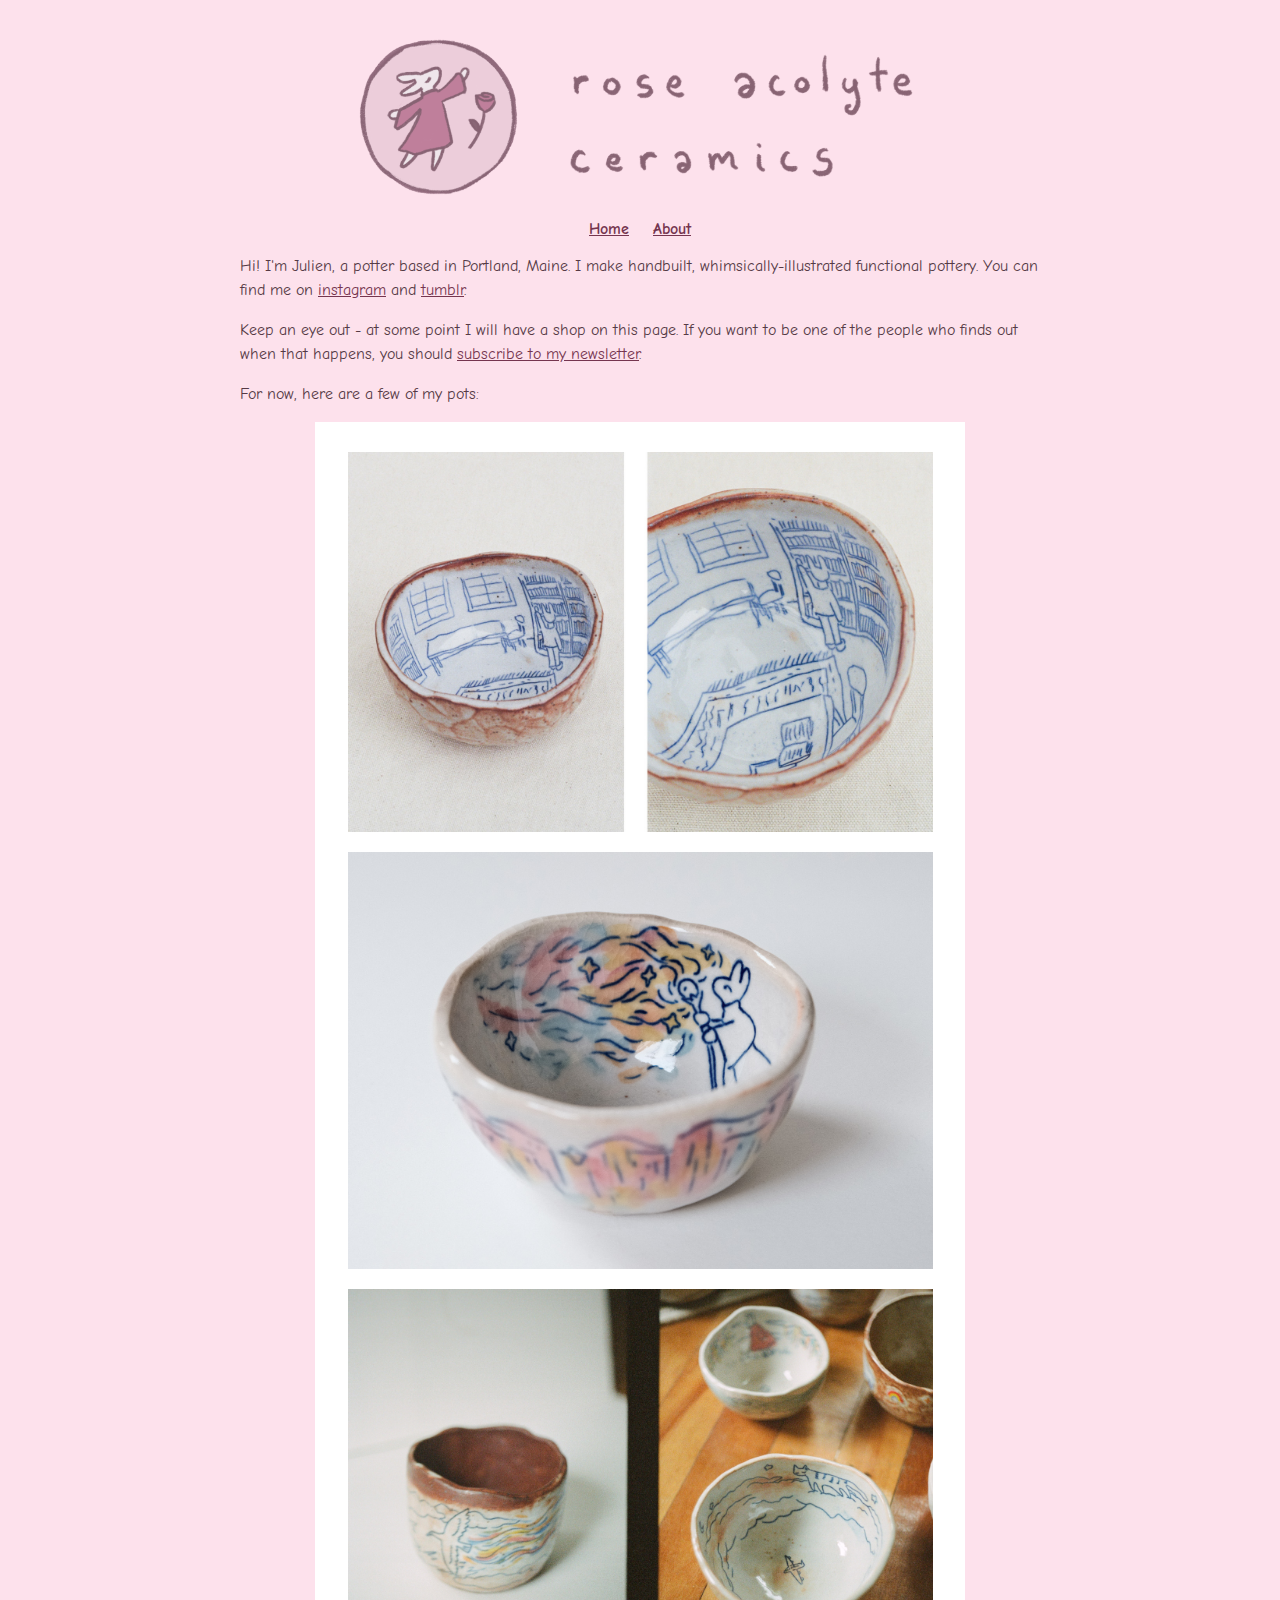
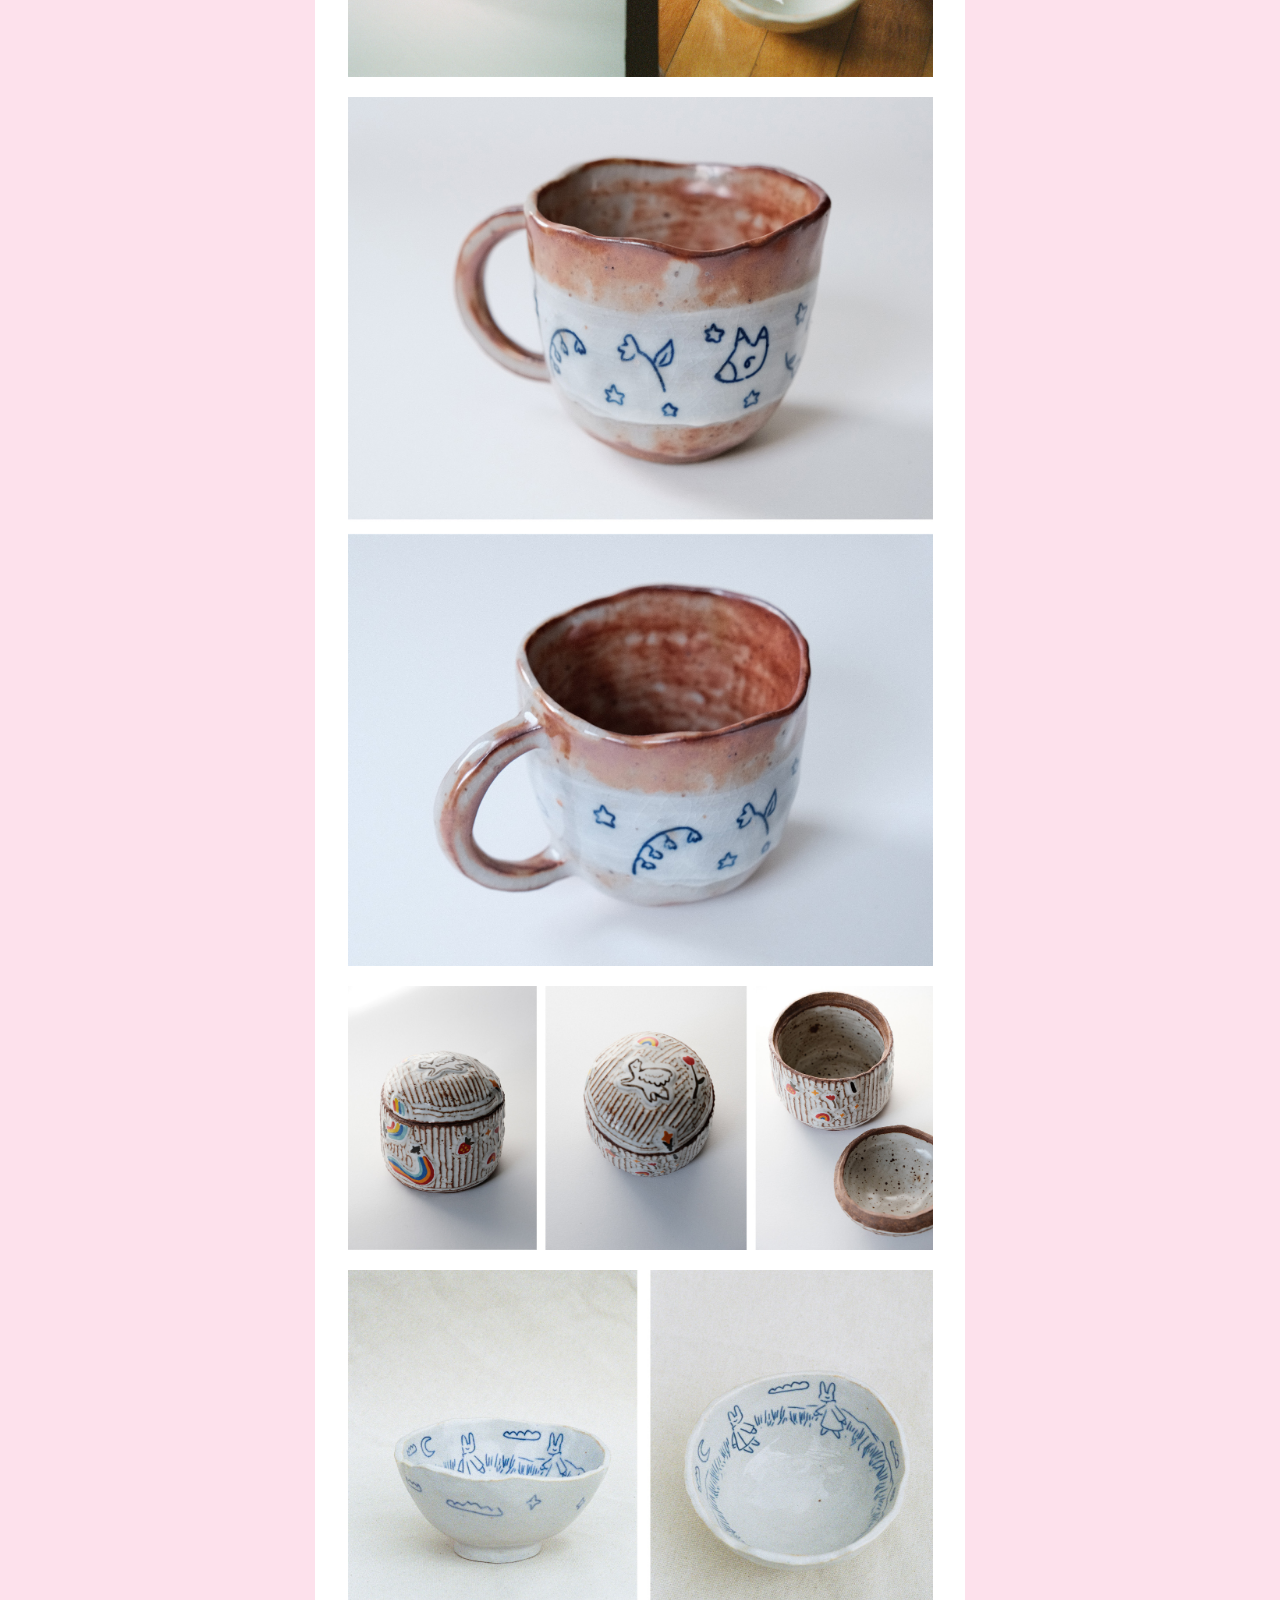
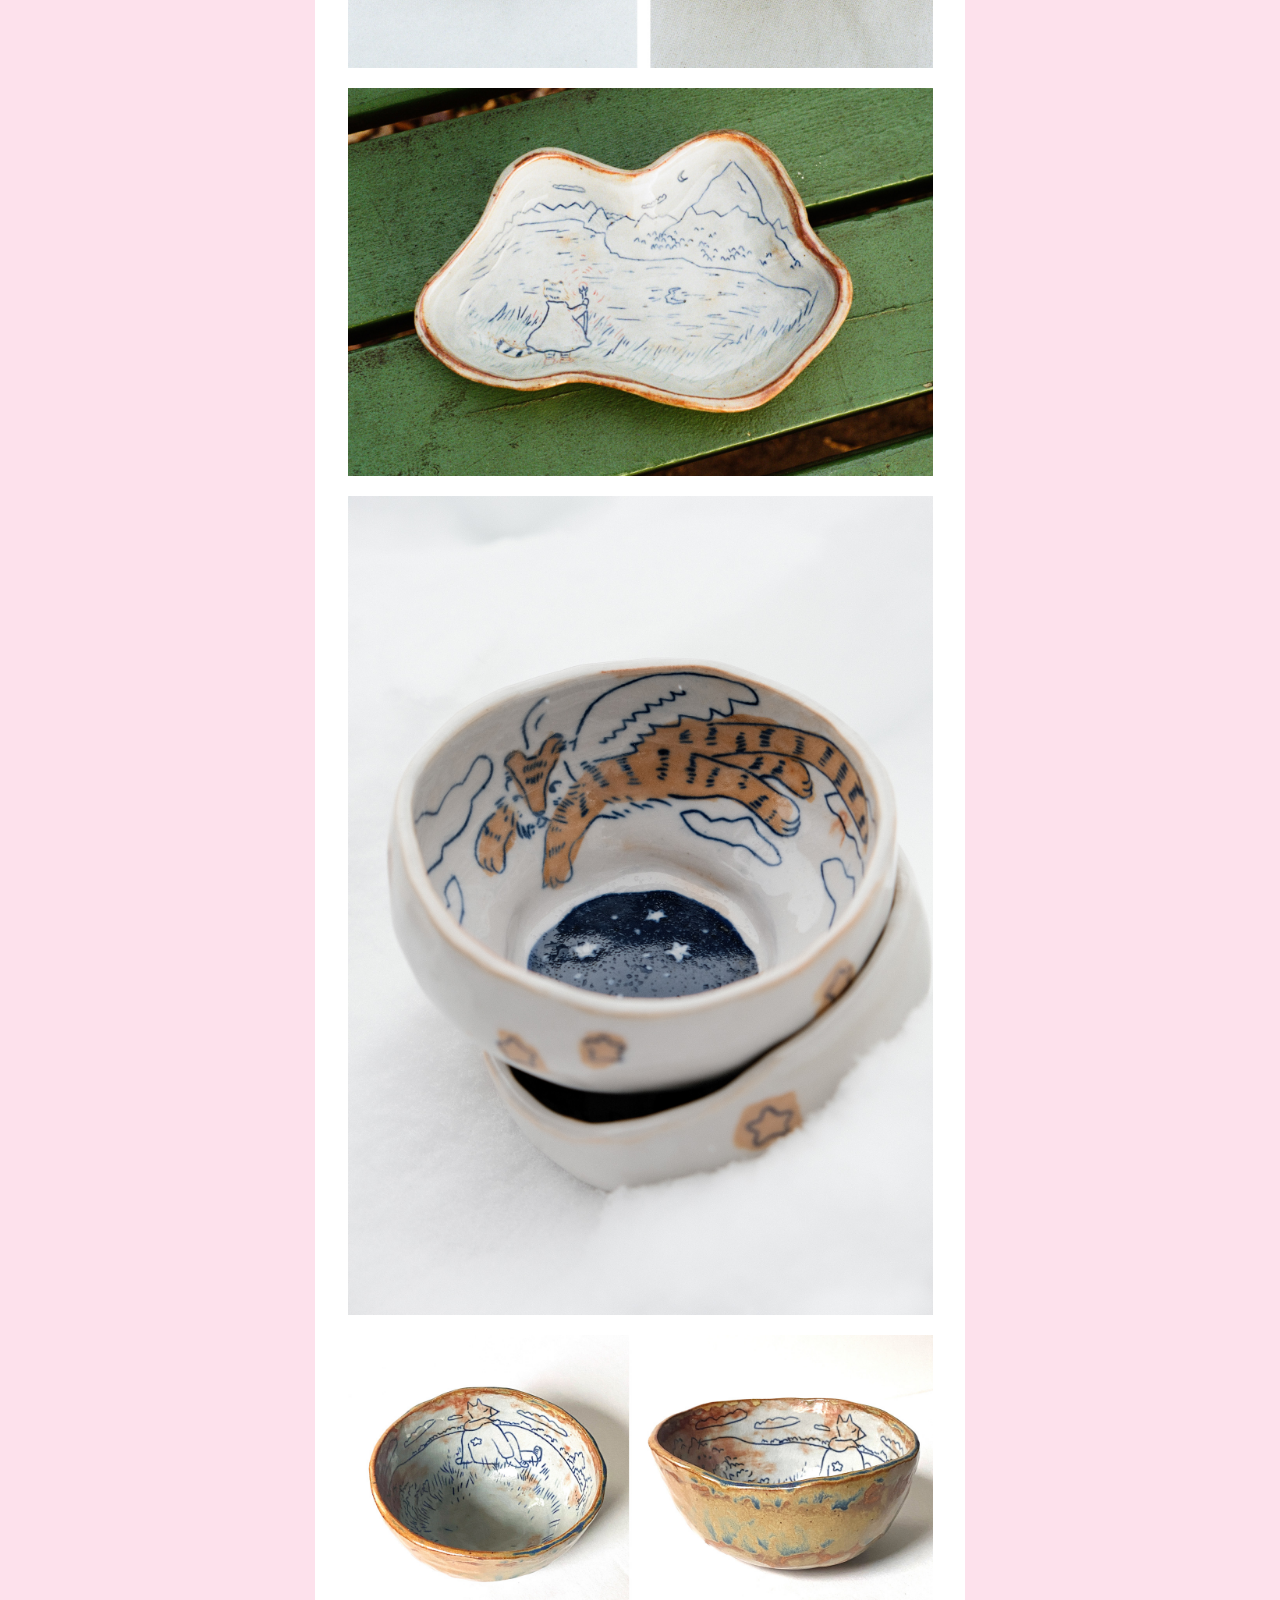
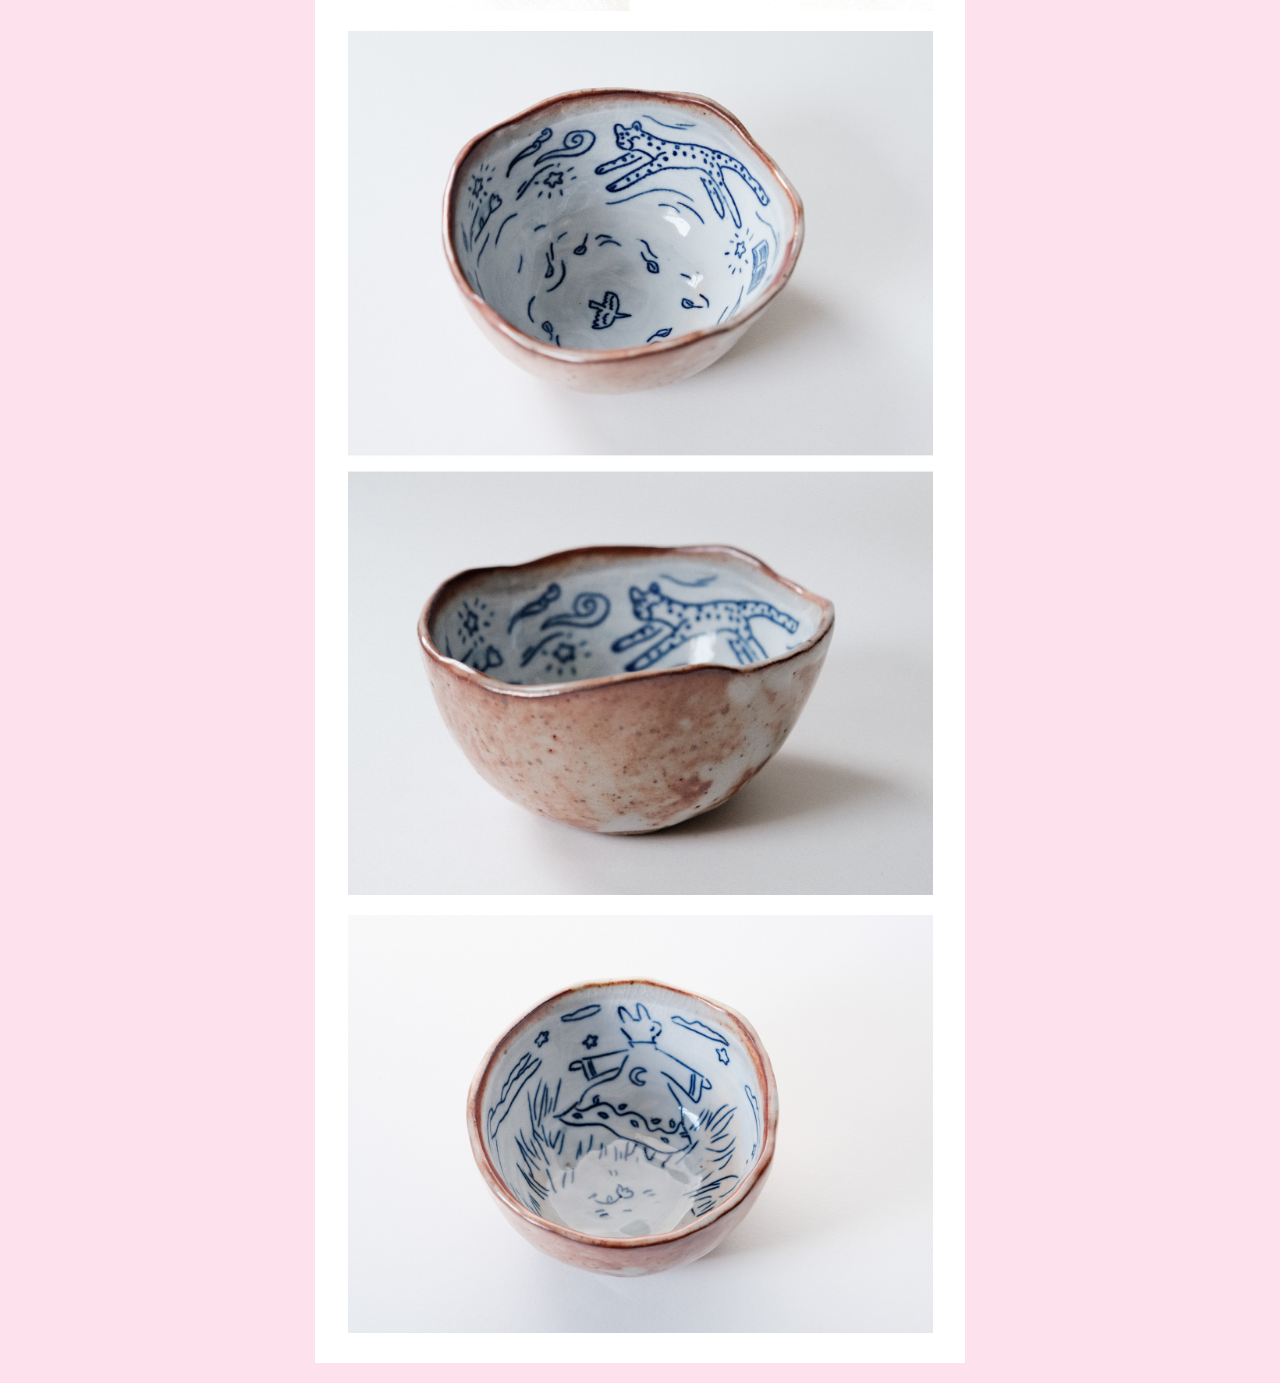
<file: index.html>
<!doctype html>
<html lang="en-US">
  <head>
    <meta charset="utf-8" />
    <meta name="viewport" content="width=device-width" />
    <link href="styles/style.css" rel="stylesheet" />
    <link rel="preconnect" href="https://fonts.googleapis.com">
    <link rel="preconnect" href="https://fonts.gstatic.com" crossorigin>
    <link href="https://fonts.googleapis.com/css2?family=Comic+Neue&display=swap" rel="stylesheet"> 
    <link rel="icon" type="image/x-icon" href="icon.ico">
    <title>Rose Acolyte Ceramics</title>
  </head>
  <body>
    <img src="images/banner.png" alt="Rose Acolyte Ceramics"/>
    <div class="menu">
        <a href="/">Home</a>
        <a href="/about">About</a>
    </div>
    <p>Hi! I'm Julien, a potter based in Portland, Maine. I make handbuilt, whimsically-illustrated functional pottery. You can find me on <a href="https://www.instagram.com/roseacolyteceramics/">instagram</a> and <a href="https://www.tumblr.com/roseacolyteceramics">tumblr</a>.</p>
    <p>Keep an eye out - at some point I will have a shop on this page. If you want to be one of the people who finds out when that happens, you should <a href="https://subscribepage.io/roseacolyte">subscribe to my newsletter</a>.</p>
    <p>For now, here are a few of my pots:</p>
    <div class="gallery">
      <img src="images/pottery-1.jpg" alt="Two film photos of illustrated pottery" />
      <img src="images/pottery-2.jpg" />
      <img src="images/pottery-3.jpg" />
      <img src="images/pottery-4.jpg" />
      <img src="images/pottery-5.jpg" />
      <img src="images/pottery-6.jpg" />
      <img src="images/pottery-7.jpg" />
      <img src="images/pottery-8.jpg" />
      <img src="images/pottery-9.jpg" />
      <img src="images/pottery-10.jpg" />
      <img src="images/pottery-11.jpg" />
    </div>
  </body>
</html>
</file>
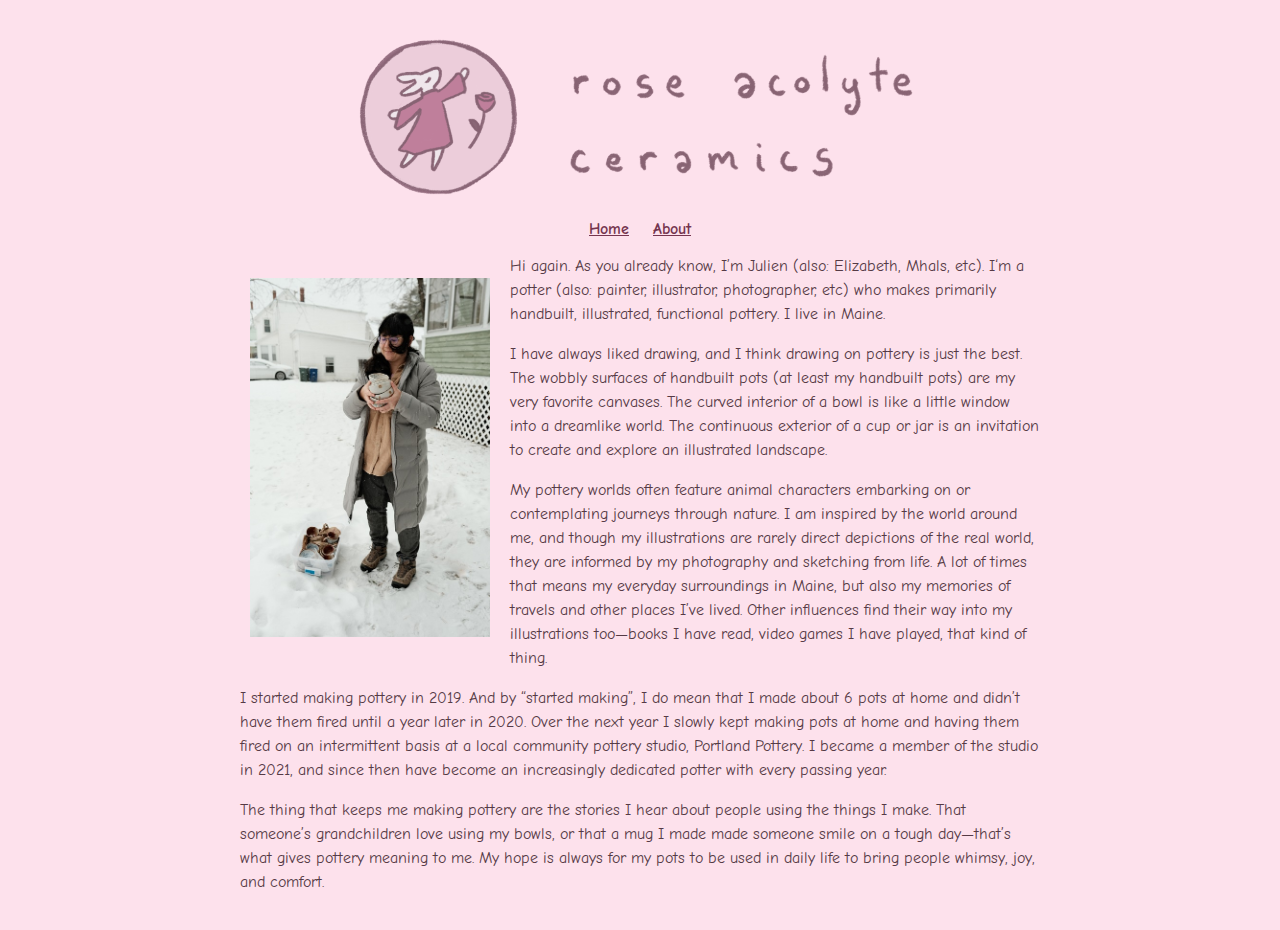
<file: about.html>
<!doctype html>
<html lang="en-US">
  <head>
    <meta charset="utf-8" />
    <meta name="viewport" content="width=device-width" />
    <link href="styles/style.css" rel="stylesheet" />
    <link rel="preconnect" href="https://fonts.googleapis.com">
    <link rel="preconnect" href="https://fonts.gstatic.com" crossorigin>
    <link href="https://fonts.googleapis.com/css2?family=Comic+Neue&display=swap" rel="stylesheet"> 
    <link rel="icon" type="image/x-icon" href="icon.ico">
    <title>Rose Acolyte Ceramics</title>
  </head>
  <body>
    <img src="images/banner.png" alt="Rose Acolyte Ceramics"/>
    <div class="menu">
      <a href="/">Home</a>
      <a href="/about">About</a>
    </div>
    <img class="inline" src="images/me.jpg" />
    <p>Hi again. As you already know, I’m Julien (also: Elizabeth, Mhals, etc). I‘m a potter (also: painter, illustrator, photographer, etc) who makes primarily handbuilt, illustrated, functional pottery. I live in Maine.</p>
    <p>I have always liked drawing, and I think drawing on pottery is just the best. The wobbly surfaces of handbuilt pots (at least my handbuilt pots) are my very favorite canvases. The curved interior of a bowl is like a little window into a dreamlike world. The continuous exterior of a cup or jar is an invitation to create and explore an illustrated landscape.</p>
    <p>My pottery worlds often feature animal characters embarking on or contemplating journeys through nature. I am inspired by the world around me, and though my illustrations are rarely direct depictions of the real world, they are informed by my photography and sketching from life. A lot of times that means my everyday surroundings in Maine, but also my memories of travels and other places I’ve lived. Other influences find their way into my illustrations too—books I have read, video games I have played, that kind of thing.</p>
    <p>I started making pottery in 2019. And by “started making”, I do mean that I made about 6 pots at home and didn’t have them fired until a year later in 2020. Over the next year I slowly kept making pots at home and having them fired on an intermittent basis at a local community pottery studio, Portland Pottery. I became a member of the studio in 2021, and since then have become an increasingly dedicated potter with every passing year.</p>
    <p>The thing that keeps me making pottery are the stories I hear about people using the things I make. That someone’s grandchildren love using my bowls, or that a mug I made made someone smile on a tough day—that’s what gives pottery meaning to me. My hope is always for my pots to be used in daily life to bring people whimsy, joy, and comfort.</p>
  </body>
</html>
</file>
<file: styles/style.css>
html{
	background-color: #fde1ec;
}

body{
	max-width: 800px;
	padding: 20px 20px;
	margin: 0 auto;
}

img{
	padding: 10px 10px 10px 10px;
	display: block;
	margin: 0 auto;
	width: 90%;
	max-width: 600px;
}

.inline{
	float: left;
	padding-top: 40px;
	padding-right: 20px;
    width: 30%;
}

.gallery{
	padding-top: 20px;
	padding-bottom: 20px;
	background-color: white;
	margin: 0 auto;
	width: 95%;
	max-width: 650px;
}

.menu{
	word-spacing: 20px;
	text-align: center;
	font-weight: bold;
}

p {
	font-size: 16px;
	font-family: "Comic Neue", cursive;
	line-height: 1.5em;
	color: #553a45;
}

a{
	color: #75354f;
	font-family: "Comic Neue", cursive;
}

h1{
	font-size: 20px;
	font-family: "Comic Neue", cursive;
	text-align: center;
}
</file>
